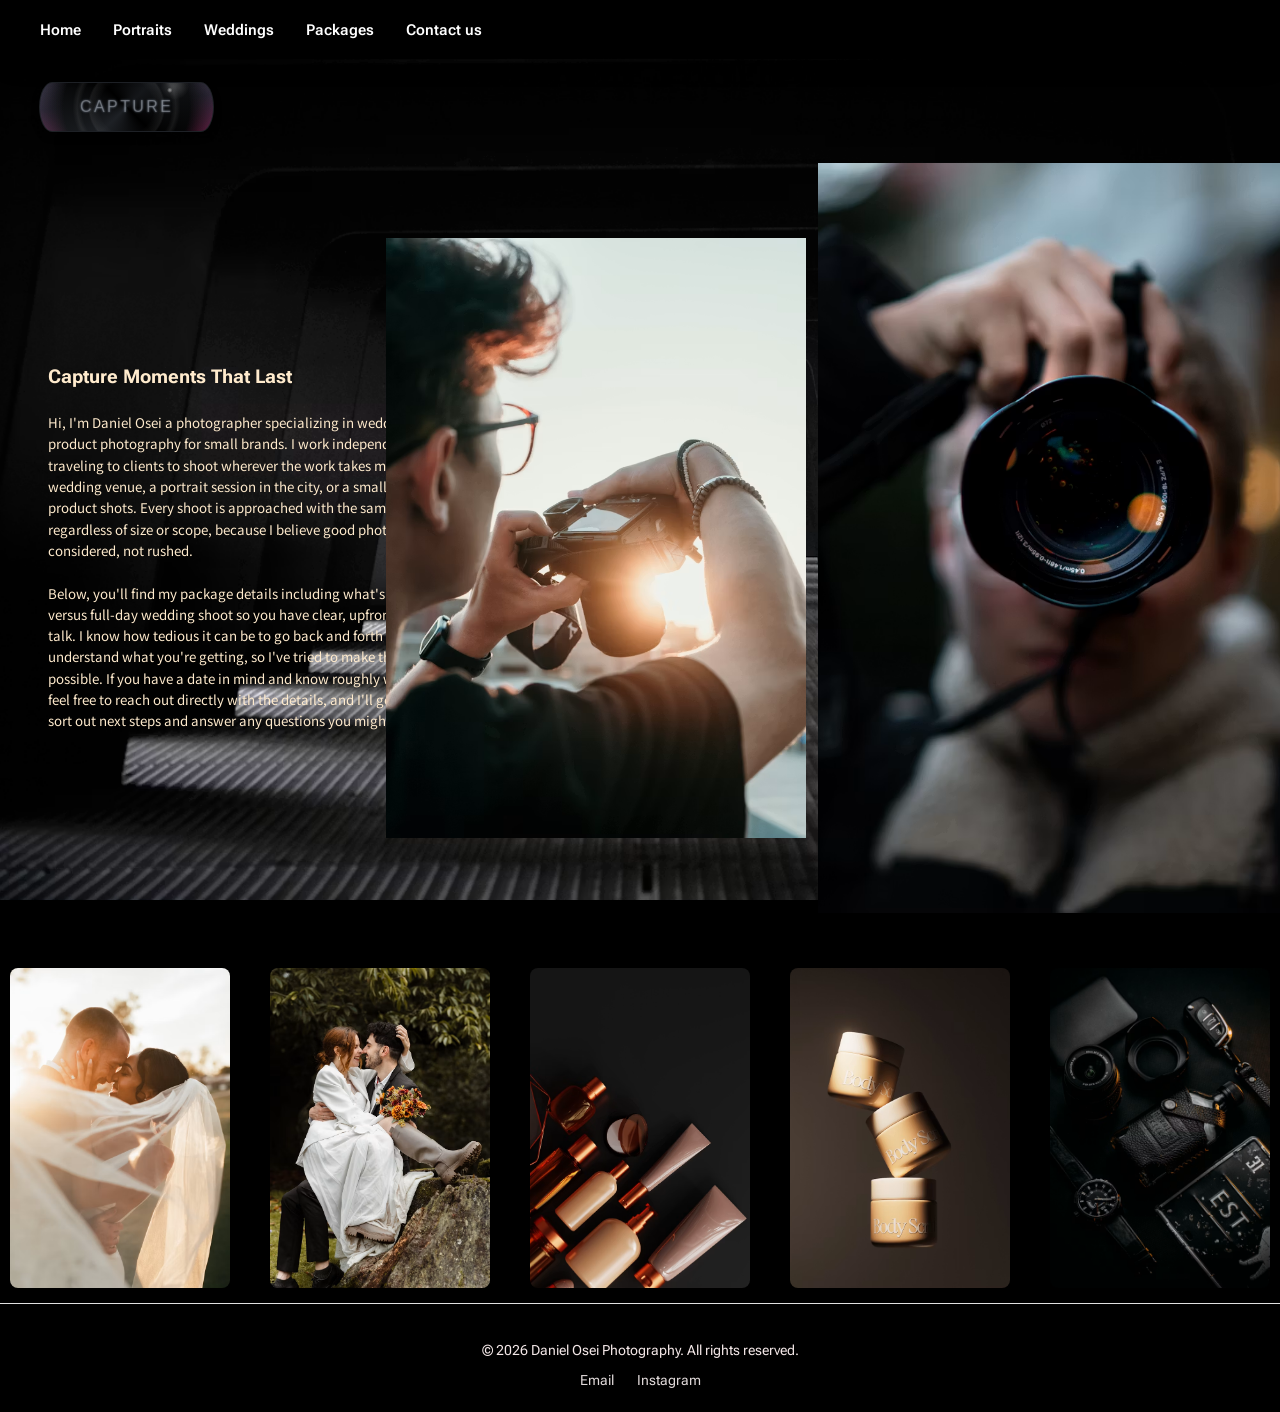
<file: index.html>
<!DOCTYPE html>
<html lang="en">

<head>
    <meta charset="UTF-8">
    <meta name="viewport" content="width=device-width, initial-scale=1.0">
    <title>Home</title>
    <link rel="stylesheet" href="css/style.css">
    <link rel="stylesheet" href="css/camera.css">

    <style>
        body {
            background-image: url('Assets/Images/photo-1622976479615-38700d470a1c.avif');
            background-size: cover;
            background-position: center;
            background-repeat: no-repeat;
            background-attachment: fixed;
            margin: 0;
            min-height: 100vh;
        }
    </style>

</head>

<body>

    <head>
    <link rel="icon" type="image/png" href="Assets\Icons\high-resolution-color-logo.png">
</head>
    <!-- made the nav bar section and added a camera ui -->

    <div class="navbar">
        <nav class="nav-links">
            <ul>
                <li><a href="index.html">Home</a></li>
                <li><a href="portraits.html">Portraits</a></li>
                <li><a href="weddings.html">Weddings</a></li>
                
                <li><a href="packages.html">Packages</a></li>
                <li><a href="contact.html">Contact us</a></li>
            </ul>
        </nav>
    </div>

    <div class="btn-wrapper">
        <input id="capture-toggle" class="btn-cbox" type="checkbox" />
        <label for="capture-toggle" class="btn">
            <span class="letter">C</span>
            <span class="letter">a</span>
            <span class="letter">p</span>
            <span class="letter">t</span>
            <span class="letter">u</span>
            <span class="letter">r</span>
            <span class="letter">e</span>
            <div class="shutter-wrapper">
                <span class="shutter s-1"></span>
                <span class="shutter s-2"></span>
                <span class="shutter s-3"></span>
                <span class="shutter s-4"></span>
                <span class="shutter s-5"></span>
                <span class="shutter s-6"></span>
            </div>
        </label>
        <div class="flash"></div>
        <video id="camera-preview" autoplay playsinline muted></video>

    </div>



    <script src="js/camera.js"></script>

    <section class="hero-layout">
        <div class="hero-copy">
            <h3>Capture Moments That Last</h3>
            <small class="para">Hi, I'm Daniel Osei a photographer specializing in weddings, portraits, and product
                photography for small brands. I work independently, without a studio, traveling to clients to shoot
                wherever the work takes me, whether that's a wedding venue, a portrait session in the city, or a small
                brand's workspace for product shots. Every shoot is approached with the same attention to detail,
                regardless of size or scope, because I believe good photography should feel considered, not rushed.
                <br><br>Below, you'll find my package details including what's included in a half-day versus full-day
                wedding shoot so you have clear, upfront pricing before we even talk. I know how tedious it can be to go
                back and forth over messages just to understand what you're getting, so I've tried to make that part as
                simple as possible. If you have a date in mind and know roughly what you're looking for, feel free to
                reach out directly with the details, and I'll get back to you promptly to sort out next steps and answer
                any questions you might have.</small>
        </div>

        <div class="hero-images">
            <div class="positio">
                <img src="Assets\Images\photo-1580419726228-ac322986c82b.avif" alt="photographer">
            </div>

            <div class="positioo">
                <img src="Assets\Images\photo-1565627683830-ce0828abd094.avif" alt="photographer">
            </div>
        </div>
    </section>

    <div class="marquee-container">
        <div class="marquee-track" aria-hidden="true">
            <span><img src="Assets\Images\pic1.avif" alt="Wedding pic 1"></span>
            <span><img src="Assets\Images\pic2.avif" alt="Wedding pic 1"></span>
            <span><img src="Assets\Images\pic3.avif" alt="Wedding pic 1"></span>
            <span><img src="Assets\Images\pic4.avif" alt="Wedding pic 1"></span>
            <span><img src="Assets\Images\pic5.avif" alt="Wedding pic 1"></span>
            <span><img src="Assets\Images\pic6.avif" alt="Wedding pic 1"></span>
            <span><img src="Assets\Images\pic7.avif" alt="Wedding pic 1"></span>
            <span><img src="Assets\Images\pic8.avif" alt="Wedding pic 1"></span>
            <span><img src="Assets\Images\pic9.avif" alt="Wedding pic 1"></span>
            <span><img src="Assets\Images\pic10.avif" alt="Wedding pic 1"></span>
            <span><img src="Assets\Images\pic11.avif" alt="Wedding pic 1"></span>
            <span><img src="Assets\Images\pic12.avif" alt="Wedding pic 1"></span>
            <span><img src="Assets\Images\pic13.avif" alt="Wedding pic 1"></span>
            <span><img src="Assets/Images/pic14.avif" alt="Wedding pic 1"></span>
            <span><img src="Assets\Images\pic15.avif" alt="Wedding pic 1"></span>
            <span><img src="Assets\Images\pic16.avif" alt="Wedding pic 1"></span>
            <span><img src="Assets\Images\pic17.avif" alt="Wedding pic 1"></span>
            <span><img src="Assets\Images\pic1.avif" alt="Wedding pic 1"></span>
            <span><img src="Assets\Images\pic2.avif" alt="Wedding pic 1"></span>
            <span><img src="Assets\Images\pic3.avif" alt="Wedding pic 1"></span>
            <span><img src="Assets\Images\pic4.avif" alt="Wedding pic 1"></span>
            <span><img src="Assets\Images\pic5.avif" alt="Wedding pic 1"></span>
            <span><img src="Assets\Images\pic6.avif" alt="Wedding pic 1"></span>
            <span><img src="Assets\Images\pic7.avif" alt="Wedding pic 1"></span>
            <span><img src="Assets\Images\pic8.avif" alt="Wedding pic 1"></span>
            <span><img src="Assets\Images\pic9.avif" alt="Wedding pic 1"></span>
            <span><img src="Assets\Images\pic10.avif" alt="Wedding pic 1"></span>
            <span><img src="Assets\Images\pic11.avif" alt="Wedding pic 1"></span>
            <span><img src="Assets\Images\pic12.avif" alt="Wedding pic 1"></span>
            <span><img src="Assets\Images\pic13.avif" alt="Wedding pic 1"></span>
            <span><img src="Assets/Images/pic14.avif" alt="Wedding pic 1"></span>
            <span><img src="Assets\Images\pic15.avif" alt="Wedding pic 1"></span>
            <span><img src="Assets\Images\pic16.avif" alt="Wedding pic 1"></span>
            <span><img src="Assets\Images\pic17.avif" alt="Wedding pic 1"></span>
        </div>
    </div>

    <footer class="site-footer">
        <p>&copy; 2026 Daniel Osei Photography. All rights reserved.</p>
        <div class="footer-links">
            <a href="mailto:you@example.com">Email</a>
            <a href="https://instagram.com/yourhandle" target="_blank">Instagram</a>
        </div>
    </footer>

</body>

</html>
</file>
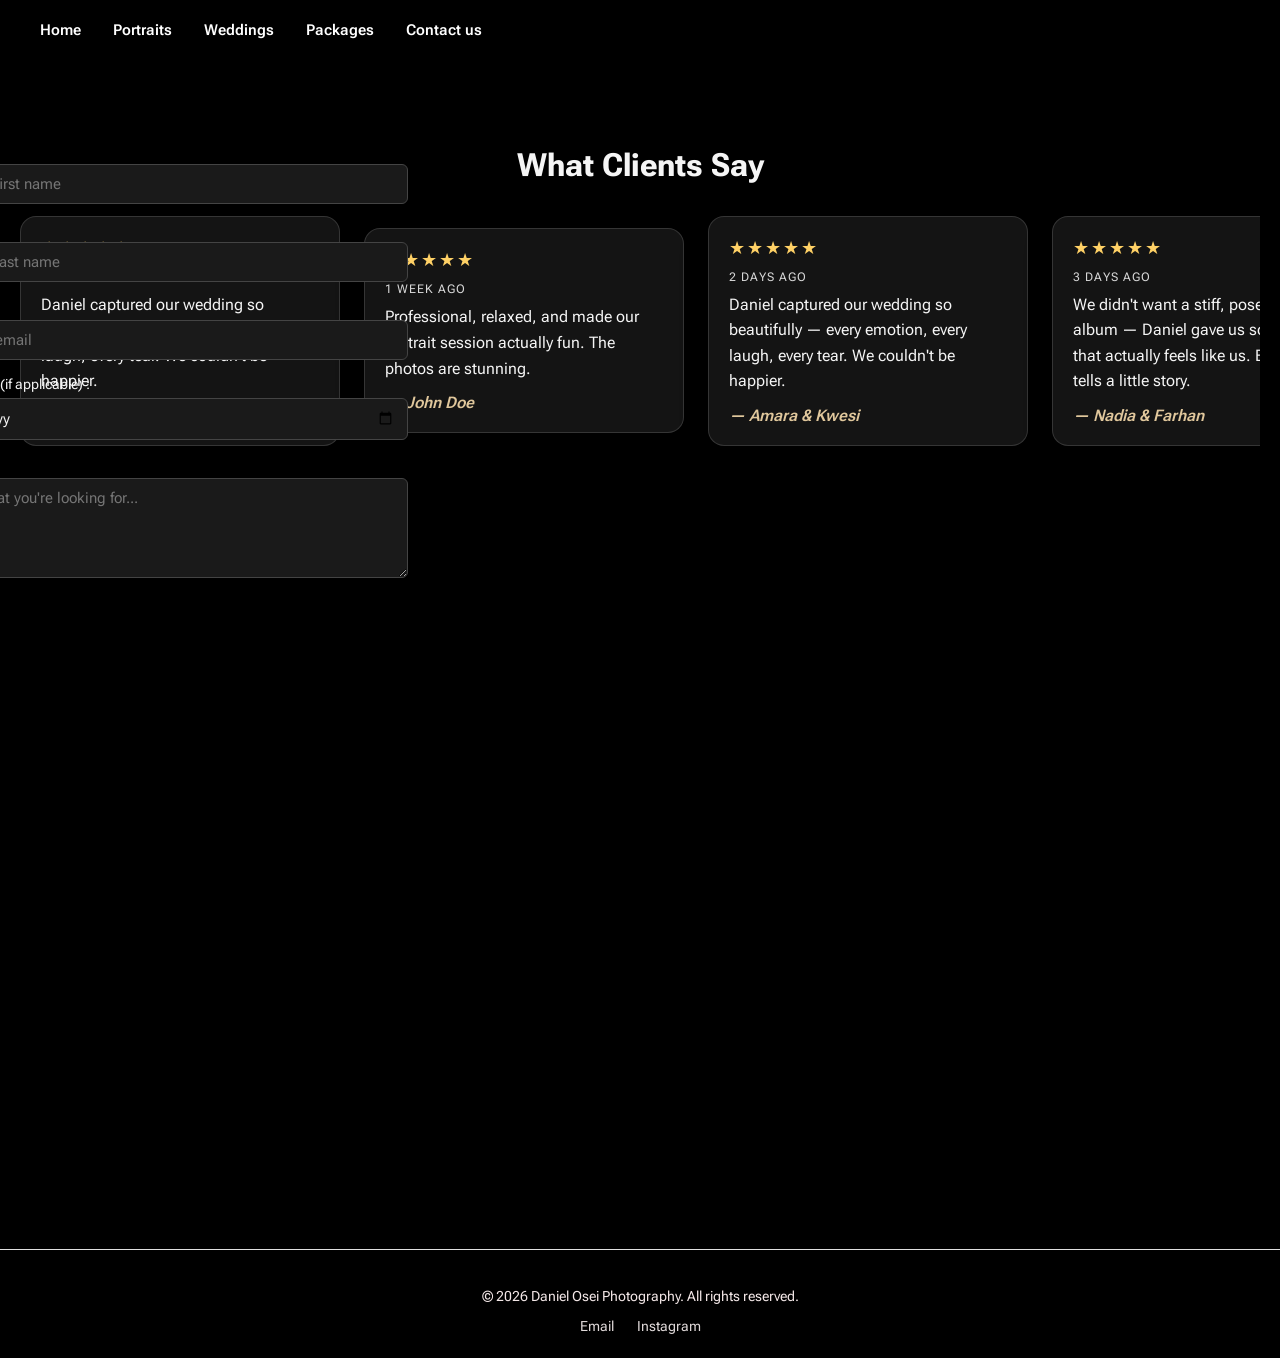
<file: contact.html>
<!DOCTYPE html>
<html lang="en">

<head>
    <meta charset="UTF-8">
    <meta name="viewport" content="width=device-width, initial-scale=1.0">
    <title>Contact us</title>
    <link rel="stylesheet" href="css/style.css">
    <link rel="stylesheet" href="css/contactUs.css">

</head>

<body>

    <!--<header class="site-header">
        <img src="Assets\Icons\high-resolution-color-logo.png" alt="DO Photography" class="logo">
    </header>-->

    <head>
        <link rel="icon" type="image/png" href="Assets\Icons\high-resolution-color-logo.png">
    </head>

    <div class="navbar">
        <nav class="nav-links">
            <ul>
                <li><a href="index.html">Home</a></li>
                <li><a href="portraits.html">Portraits</a></li>
                <li><a href="weddings.html">Weddings</a></li>
                
                <li><a href="packages.html">Packages</a></li>
                <li><a href="contact.html">Contact us</a></li>
            </ul>
        </nav>
    </div>

    <section class="testimonials">
        <h2>What Clients Say</h2>

        <div class="marquee">
            <div class="marquee-track">

                <!-- Card 1 -->
                <div class="card">
                    <div class="stars">★★★★★</div>
                    <div class="infos">
                        <p class="date-time">2 days ago</p>
                        <p class="description">Daniel captured our wedding so beautifully — every emotion, every laugh,
                            every tear. We couldn't be happier.</p>
                    </div>
                    <div class="author">— Amara & Kwesi</div>
                </div>

                <!-- Card 2 -->
                <div class="card">
                    <div class="stars">★★★★★</div>
                    <div class="infos">
                        <p class="date-time">1 week ago</p>
                        <p class="description">Professional, relaxed, and made our portrait session actually fun. The
                            photos are stunning.</p>
                    </div>
                    <div class="author">— John Doe</div>
                </div>

                <!-- Add more cards as needed -->

                <!-- Duplicate set for seamless loop -->
                <div class="card">
                    <div class="stars">★★★★★</div>
                    <div class="infos">
                        <p class="date-time">2 days ago</p>
                        <p class="description">Daniel captured our wedding so beautifully — every emotion, every laugh,
                            every tear. We couldn't be happier.</p>
                    </div>
                    <div class="author">— Amara & Kwesi</div>
                </div>

                <div class="card">
                    <div class="stars">★★★★★</div>
                    <div class="infos">
                        <p class="date-time">3 days ago</p>
                        <p class="description">We didn't want a stiff, posed wedding album — Daniel gave us something that actually feels like us. Every photo tells a little story.</p>
                    </div>
                    <div class="author">— Nadia & Farhan</div>
                </div>

                <div class="card">
                    <div class="stars">★★★★★</div>
                    <div class="infos">
                        <p class="date-time">Last week</p>
                        <p class="description">I hate having my photo taken, honestly. Daniel made it painless and the portraits came out better than I ever expected.</p>
                    </div>
                    <div class="author">— Priya Fernando </div>
                </div>


                <div class="card">
                    <div class="stars">★★★★★</div>
                    <div class="infos">
                        <p class="date-time">2 months ago</p>
                        <p class="description">Our small jewelry brand needed product photos that didn't look generic. Daniel nailed the brief on the first try.</p>
                    </div>
                    <div class="author">— Kavindi Jayasuriya</div>
                </div>


                <div class="card">
                    <div class="stars">★★★★★</div>
                    <div class="infos">
                        <p class="date-time">5 days ago</p>
                        <p class="description">From the ceremony to the after-party, nothing felt missed. Daniel has a great eye for candid, in-the-moment shots.</p>
                    </div>
                    <div class="author">— Chamath & Dilini</div>
                </div>

                <div class="card">
                    <div class="stars">★★★★★</div>
                    <div class="infos">
                        <p class="date-time">1 week ago</p>
                        <p class="description">Professional, relaxed, and made our portrait session actually fun. The
                            photos are stunning.</p>
                    </div>
                    <div class="author">— John Doe</div>
                </div>

            </div>
        </div>
    </section>

    <div class="vid">
        <video autoplay muted loop playsinline id="bg-video">
            <source src="Assets\Videos\killerokxxxx1_pindown.io_1783905414.mp4" type="video/mp4">
        </video>
    </div>

    <br>
    <br>

    <div class="formi">
        <form>
            <fieldset>
                <label>First Name :
                    <input type="text" name="firstName" required placeholder="Enter your first name">
                </label>

                <label>Last Name :
                    <input type="text" name="lastName" required placeholder="Enter your last name">
                </label>

                <label>Email :
                    <input type="email" name="email" required placeholder="Enter your email">
                </label>

                <label>Wedding Date (if applicable) :
                    <input type="date" name="eventDate">
                </label>

                <label>Message :
                    <textarea name="message" required placeholder="Tell me what you're looking for..."></textarea>
                </label>

                <button type="submit">Send</button>
            </fieldset>
        </form>
    </div>

    <footer class="site-footer">
        <p>&copy; 2026 Daniel Osei Photography. All rights reserved.</p>
        <div class="footer-links">
            <a href="mailto:you@example.com">Email</a>
            <a href="https://instagram.com/yourhandle" target="_blank">Instagram</a>
        </div>
    </footer>
</body>

</html>
</file>
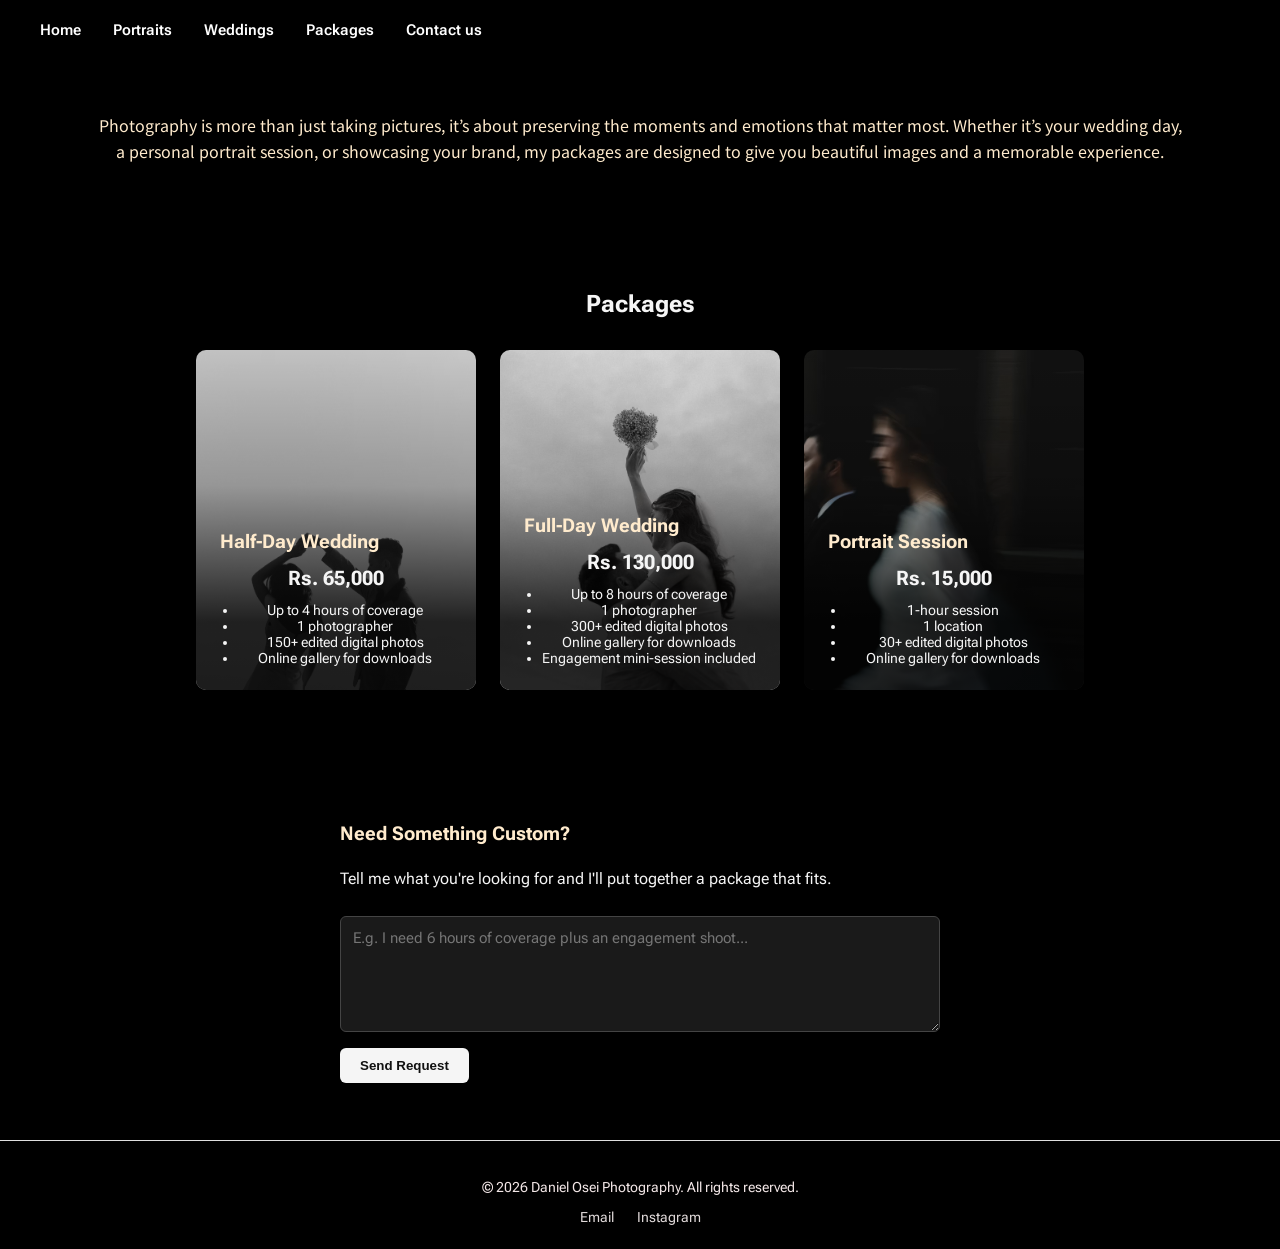
<file: packages.html>
<!DOCTYPE html>
<html lang="en">

<head>
    <meta charset="UTF-8">
    <meta name="viewport" content="width=device-width, initial-scale=1.0">
    <title>Packages/pricing</title>
    <link rel="stylesheet" href="css/style.css">
    <link rel="stylesheet" href="css/package.css">
</head>

<body>
    <video autoplay muted loop playsinline id="bg-video">
        <source src="Assets/Videos/From Klickpin.com- Need fresh inspiration Save these simple planner spread ideas everyone will ask you about with realistic ideas for busy days an.mp4" type="video/mp4">
    </video>

    <head>
        <link rel="icon" type="image/png" href="Assets\Icons\high-resolution-color-logo.png">
    </head>

    <div class="navbar">
        <nav class="nav-links">
            <ul>
                <li><a href="index.html">Home</a></li>
                <li><a href="portraits.html">Portraits</a></li>
                <li><a href="weddings.html">Weddings</a></li>
                <li><a href="packages.html">Packages</a></li>
                <li><a href="contact.html">Contact us</a></li>
            </ul>
        </nav>
    </div>

</body>
    <br>
    <br>
<p class="paragr">Photography is more than just taking pictures, it’s about preserving the moments and emotions that
    matter most.
    Whether it’s your wedding day,<br> a personal portrait session, or showcasing your brand, my packages are designed to
    give you beautiful images and a memorable experience.</p>

<div>
    <section class="packages">
        <h2>Packages</h2>

        <div class="package-list">

            <div class="package-card" style="background-image: url('Assets/Images/pkg1.avif');">
                <div class="card-overlay"></div>
                <div class="card-content">
                    <h3>Half-Day Wedding</h3>
                    <p class="price">Rs. 65,000</p>
                    <ul>
                        <li>Up to 4 hours of coverage</li>
                        <li>1 photographer</li>
                        <li>150+ edited digital photos</li>
                        <li>Online gallery for downloads</li>
                    </ul>
                </div>
            </div>

            <div class="package-card" style="background-image: url('Assets/Images/pkg2.avif');">
                <div class="card-overlay"></div>
                <div class="card-content">
                    <h3>Full-Day Wedding</h3>
                    <p class="price">Rs. 130,000</p>
                    <ul>
                        <li>Up to 8 hours of coverage</li>
                        <li>1 photographer</li>
                        <li>300+ edited digital photos</li>
                        <li>Online gallery for downloads</li>
                        <li>Engagement mini-session included</li>
                    </ul>
                </div>
            </div>

            <div class="package-card" style="background-image: url('Assets/Images/pkg3.avif');">
                <div class="card-overlay"></div>
                <div class="card-content">
                    <h3>Portrait Session</h3>
                    <p class="price">Rs. 15,000</p>
                    <ul>
                        <li>1-hour session</li>
                        <li>1 location</li>
                        <li>30+ edited digital photos</li>
                        <li>Online gallery for downloads</li>
                    </ul>
                </div>
            </div>

        </div>
    </section>
</div>
<center>
    <div class="custom-package">
        <h3>Need Something Custom?</h3>
        <p>Tell me what you're looking for and I'll put together a package that fits.</p>
        <textarea name="customRequest" rows="5"
            placeholder="E.g. I need 6 hours of coverage plus an engagement shoot..."></textarea>
        <button type="button">Send Request</button>
    </div>
</center>


<br>
<br>
    <br>


<footer class="site-footer">
    <p>&copy; 2026 Daniel Osei Photography. All rights reserved.</p>
    <div class="footer-links">
        <a href="mailto:you@example.com">Email</a>
        <a href="https://instagram.com/yourhandle" target="_blank">Instagram</a>
    </div>
</footer>

</html>
</file>
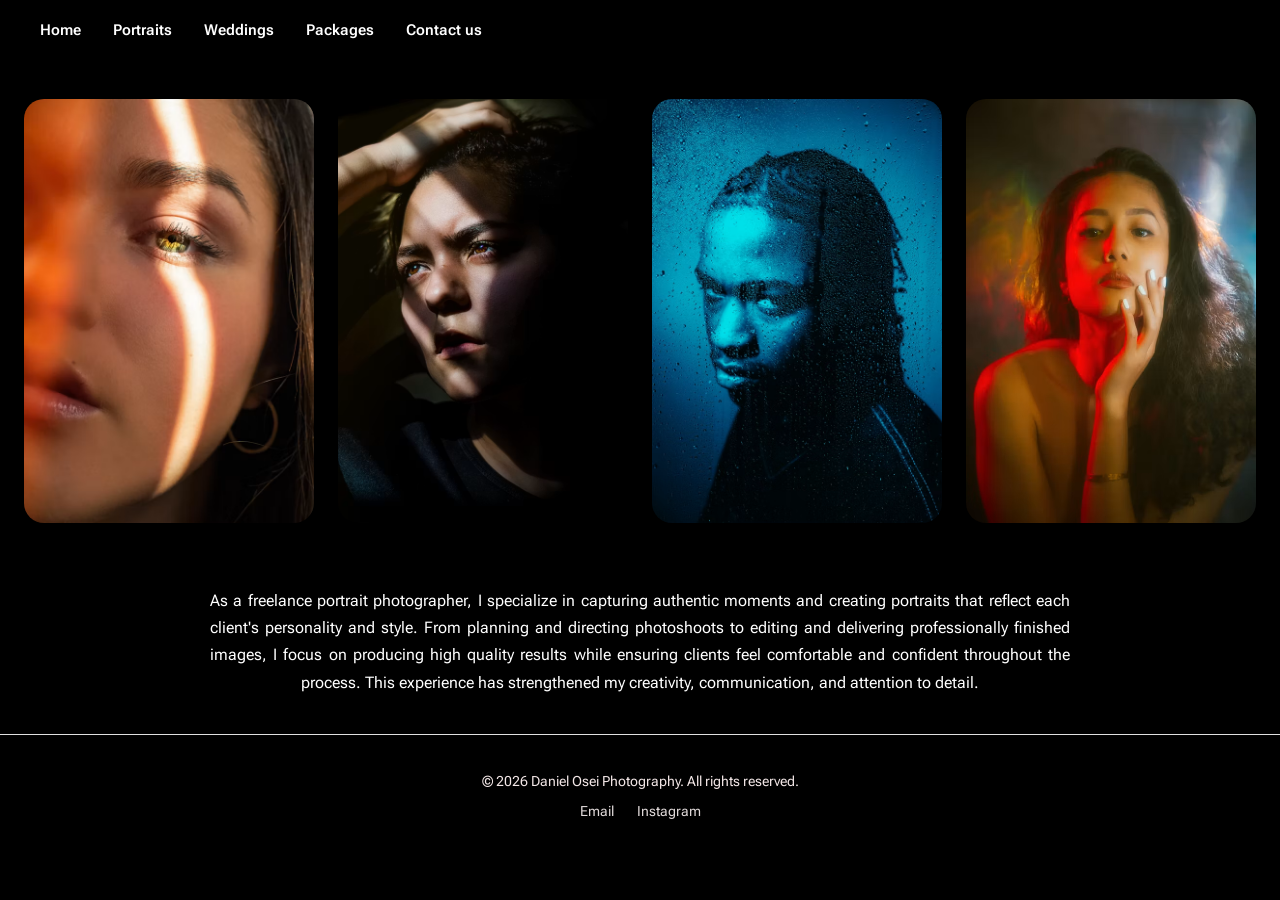
<file: portraits.html>
<!DOCTYPE html>
<html lang="en">

<head>
    <meta charset="UTF-8">
    <meta name="viewport" content="width=device-width, initial-scale=1.0">
    <title>Portraits</title>
    <link rel="stylesheet" href="css/style.css">
    <link rel="stylesheet" href="css/portrait.css">
    </head>

<body>

    <head>
        <link rel="icon" type="image/png" href="Assets\Icons\high-resolution-color-logo.png">
    </head>

    <div class="navbar">
        <nav class="nav-links">
            <ul>
                <li><a href="index.html">Home</a></li>
                <li><a href="portraits.html">Portraits</a></li>
                <li><a href="weddings.html">Weddings</a></li>
                <li><a href="packages.html">Packages</a></li>
                <li><a href="contact.html">Contact us</a></li>
            </ul>
        </nav>
    </div>
</body>

    <div class="portrait-gallery">
        <div>
            <img class="card yuri" src="Assets\Images\port-1.avif" alt="portrait-1">
        </div>

        <div>
            <img class="first yuri" src="Assets\Images\port-2.avif" alt="portrait-1">
        </div>

        <div>
            <img class="card yuri" src="Assets\Images\port-3.avif" alt="portrait-1">
        </div>

        <div>
            <img class="card yuri" src="Assets\Images\port-4.avif" alt="portrait-1">
        </div>
    </div>

            <p class="beat">As a freelance portrait photographer, I specialize in capturing authentic moments and creating portraits that reflect each client's personality and style. From planning and directing photoshoots to editing and delivering professionally finished images, I focus on producing high quality results while ensuring clients feel comfortable and confident throughout the process. This experience has strengthened my creativity, communication, and attention to detail.</p>


<br>
    <br>
            <footer class="site-footer">
    <p>&copy; 2026 Daniel Osei Photography. All rights reserved.</p>
    <div class="footer-links">
        <a href="mailto:you@example.com">Email</a>
        <a href="https://instagram.com/yourhandle" target="_blank">Instagram</a>
    </div>
</footer>
</html>
</file>
<file: css/style.css>
@import url('https://fonts.googleapis.com/css2?family=Noto+Sans+JP:wght@100..900&display=swap');
@import url('https://fonts.googleapis.com/css2?family=Noto+Sans+JP:wght@100..900&family=Outfit:wght@100..900&display=swap');
@import url('https://fonts.googleapis.com/css2?family=Roboto+Flex:opsz,wght,XOPQ,XTRA,YOPQ,YTDE,YTFI,YTLC,YTUC@8..144,100..1000,96,468,79,-203,738,514,712&display=swap');

@import url('https://fonts.googleapis.com/css2?family=Noto+Sans+KR:wght@100..900&family=Roboto+Flex:opsz,wght,XOPQ,XTRA,YOPQ,YTDE,YTFI,YTLC,YTUC@8..144,100..1000,96,468,79,-203,738,514,712&family=Space+Mono:ital,wght@0,400;0,700;1,400;1,700&display=swap');


.logo {
    height: 50px; /* adjust to fit your design */
    width: auto;
}

* {
    box-sizing: border-box;
}

body {
    margin: 0;
    background-color: rgb(0, 0, 0);
    font-family: "Roboto Flex", sans-serif;
    overflow-x: hidden;
}

.navbar {
    color: beige;
    padding: 20px 40px;
    border-radius: 20px;
    display: flex;
    position: sticky;
    top: 0;
    z-index: 1000;
    justify-content: space-between;
    align-items: center;
    box-shadow: 0 6px 20px rgba(0, 0, 0, 0.35);
    animation: anime 0.5s ease forwards;
    background: rgba(0, 0, 0, 0.85);
    backdrop-filter: blur(6px);
}

.nav-links {
    margin: 0;
    padding: 0;
}

.nav-links ul {
    display: flex;
    gap: 32px;
    list-style: none;
    margin: 0;
    padding: 0;
}

.nav-links a {
    text-decoration: none;
    color: white;
    font-size: 15px;
    font-weight: 600;
    display: inline-block;
    transition: font-size 0.3s ease, color 0.3s ease;
}

.nav-links a:hover {
    font-size: 18px;
    color: rgb(84, 84, 84);
}

.hero-layout {
    display: flex;
    align-items: center;
    justify-content: space-between;
    gap: 50px;
    padding: 2rem 3rem 1.5rem;
}

.hero-copy {
    flex: 1;
    max-width: 500px;
}

.hero-images {
    position: relative;
    flex-shrink: 0;
    width:35%;
    height: auto;
}

/* This is for the 1st image */
.positio {
    position: relative;
    left: auto;
    top: auto;
    display: block;
    margin: 0;
}

.positio img {
    transition: transform 0.4s ease, box-shadow 0.3s ease;
}

.positio img:hover {
    transform: scale(1.05);
    box-shadow: 0 0 25px rgba(230, 230, 230, 0.6);
}



.positioo img {
    transition: transform 0.4s ease, box-shadow 0.3s ease;
}

.positioo img:hover {
    transform: scale(1.05);
    box-shadow: 0 0 25px rgba(244, 241, 241, 0.6);
}


.positio img {
    display: block;
    width: 500px;
    height: auto;
}

/* this is for the 2nd image*/
.positioo {
    position: absolute;
    left: -27rem;
    top: 50%;
    transform: translateY(-50%);
    display: block;
    margin: 0;
    z-index: 2;
}

.positioo img {
    display: block;
    width: 420px;
    height: 600px;
}

h3 {
    color: blanchedalmond;
    font-family: "Roboto Flex", sans-serif;
    text-align: left;
    margin: 2;
    line-height: 1.6;
}

.para {
    color: blanchedalmond;
    font-family: "Noto Sans JP", sans-serif;
    text-align: left;
    margin: 0;
    line-height: 1.6;
}

.gallery-header {
    display: flex;
    align-items: baseline;
    justify-content: space-between;
    margin-bottom: 1rem;
    font-size: 12px;
    letter-spacing: 0.04em;
    color: #9a9184;
}

.stage {
    position: relative;
    height: 300px;
    perspective: 1000px;
    cursor: grab;
}

/* Trynna keep it contained properly on mobile*/
@media (max-width: 768px) {
    .container {
        flex-direction: column;
        width: 100%;
        padding: 1rem;
    }
}

html {
    scroll-behavior: smooth;
}


/* Container hides the text that overflows the viewport */
.marquee-container {
    display: flex;
    overflow: hidden;
    user-select: none;
    color: #fff;
    padding: 15px 0;
    font-family: sans-serif;
    font-weight: bold;
    margin-top: 1rem;
}

/* Track holds the text elements in a single horizontal row */
.marquee-track {
    display: flex;
    flex-shrink: 0;
    min-width: 100%;
    justify-content: space-around;
    gap: 20px;
    align-items: center;

    /* Infinitely loops the keyframe over 15 seconds */
    animation: scroll-left 69s linear infinite;
}

/* Individual items spacing inside the marquee track */
.marquee-track span {
    white-space: nowrap;
    padding: 0 10px;
    display: flex;
    align-items: center;
}

.marquee-track img {
    width: 220px;
    height: 320px;
    object-fit: cover;
    border-radius: 8px;
}

/* The math behind the loop: sliding exactly one full wrapper length left */
@keyframes scroll-left {
    from {
        transform: translateX(0%);
    }

    to {
        transform: translateX(-100%);
    }
}

/* Optional: Pauses the marquee movement when hovered over */
.marquee-container:hover .marquee-track {
    animation-play-state: paused;
}

.site-footer {
    text-align: center;
    padding: 24px 16px;
    border-top: 1px solid #e0e0e0;
    background-color:black;
    font-size: 14px;
    color: hsl(0, 33%, 93%);
}

.footer-links {
    margin-top: 8px;
}

.footer-links a {
    color: #e1dada;
    text-decoration: none;
    margin: 0 10px;
}

.footer-links a:hover {
    text-decoration: underline;
}
</file>
<file: css/camera.css>
#camera-preview {
    display: none;
    width: min(240px, 100%);
    max-width: 240px;
    aspect-ratio: 4 / 3;
    margin-top: 14px;
    border-radius: 16px;
    object-fit: cover;
    background: #000;
    box-shadow: 0 10px 30px rgba(0, 0, 0, 0.3);
}

#camera-preview.is-active {
    display: block;
}

.btn-wrapper {
    position: relative;
    display: flex;
    justify-content: space-between;
    align-items: flex-start;
    flex-direction: column;
    user-select: none;
    filter: drop-shadow(0 4px 4px #0005);
    margin: 24px 0 0 40px;
    width: fit-content;
}

.btn-wrapper .message {
    position: absolute;
    bottom: 20px;
    font-family: "Inter", sans-serif;
    font-weight: 200;
    font-size: 12px;
    letter-spacing: 0.05em;
    color: #fff4;
    filter: drop-shadow(0 -6px 8px #fff);
    margin-top: 0rem;

    .warning {
        color: #fe06;
    }
}

.btn {
    --color-1: 200, 220, 250;
    --color-bg: 20, 0, 30;
    --color-fg: 230, 230, 230;

    --border-radius: 100px / 200px;
    --pad: 1px;

    cursor: pointer;

    font-size: 16px;
    font-family: "Inter", sans-serif;
    font-weight: 400;
    letter-spacing: 0.15em;
    color: rgba(var(--color-fg), 0.265);
    text-shadow: 0 0 2px rgba(var(--color-1), 0.5);
    text-transform: uppercase;

    position: relative;
    padding: 15px 40px;
    background: radial-gradient(circle at center, #0000 30%, #fff1 41%, #0000 43%),
        radial-gradient(circle at center, #0000 50%, #fff1 55%, #0000 60%),
        radial-gradient(circle at 75% 15%, #fff6 0.5%, #0000 2%),
        radial-gradient(circle at 78% 5%, #fff3 1%, #0000 10%),
        conic-gradient(from 135deg at 50% 50%,
            #0000,
            rgba(var(--color-1), 0.15),
            #0000,
            rgba(var(--color-1), 0.1),
            #0000),
        radial-gradient(circle at center, #000 70%, #fff1),
        conic-gradient(from 85deg at 50% 40%,
            #0000,
            rgba(255, 0, 100, 1),
            #0000,
            rgba(var(--color-1), 0.5),
            #0000),
        rgba(var(--color-bg), 0.5);
    border: none;
    border-radius: var(--border-radius);
    cursor: pointer;
    overflow: clip;
    overflow-clip-margin: var(--pad);
    margin: 0;

    transition:
        color 0.3s ease,
        border-radius 0.3s ease;

    display: inline-flex;
}

.btn::before {
    content: "";
    position: absolute;
    inset: calc(-1 * var(--pad));
    background: rgba(var(--color-1), 0.15);
    border-radius: calc(var(--border-radius) + var(--pad));
    z-index: -1;
}

.btn::after {
    content: "";
    position: absolute;

    width: 200%;
    height: 50%;
    top: 25%;
    left: -50%;

    background: rgba(255, 255, 255, 0.5) linear-gradient(to left, rgba(var(--color-1), 1), #fff9);
    border-radius: calc(var(--border-radius) + var(--pad));
    z-index: -1;
    filter: blur(4px) drop-shadow(0 -20px 20px rgba(var(--color-1), 0.75)) drop-shadow(0 -10px 0 rgba(var(--color-1), 0.75));
    animation: rotate 3s linear infinite;
    opacity: 0;
    transition: opacity 0.3s ease;
}

.btn .letter {
    display: inline-block;
    position: relative;
    animation: letter-glow 1.7s ease infinite;
}

.btn .letter:nth-child(1) {
    animation-delay: 0.3s;
}

.btn .letter:nth-child(2) {
    animation-delay: 0.2s;
}

.btn .letter:nth-child(3) {
    animation-delay: 0.1s;
}

.btn .letter:nth-child(4) {
    animation-delay: 0s;
}

.btn .letter:nth-child(5) {
    animation-delay: 0.1s;
}

.btn .letter:nth-child(6) {
    animation-delay: 0.2s;
}

.btn .letter:nth-child(7) {
    animation-delay: 0.3s;
}

@keyframes letter-glow {
    50% {
        color: rgba(var(--color-fg), 1);
        background-position-y: 20px;
    }
}

.btn-cbox {
    position: absolute;
    inset: 0;
    opacity: 0;
    pointer-events: none;
}

.flash {
    position: absolute;
    inset: 0;
    border-radius: 30px / 100px;
    background: rgb(255, 255, 255);
    z-index: 2;
    opacity: 0;
    transition: opacity 0.3s ease;
    pointer-events: none;
}

.btn .shutter-wrapper {
    --angle: 120deg;

    position: absolute;
    inset: 0;
    display: flex;
    justify-content: center;
    align-items: center;
    z-index: 1;
    opacity: 0;
    transition:
        transform 0.3s ease,
        opacity 0.3s ease;
    transform: rotate(var(--angle));
}

.btn .shutter-wrapper .shutter {
    position: absolute;
    width: 100%;
    aspect-ratio: 1;
    align-self: center;
    left: 50%;
    background: url([data-uri]),
        linear-gradient(to top, #000, 0%, #000, 50%, #666660);

    background-position:
        0px 0px,
        0 0;

    mask-image: radial-gradient(circle at -50% -20%, transparent 66%, white 66.3%),
        radial-gradient(circle at -50% 50%, transparent 90%, white 91%);
    mask-composite: subtract;
    mask-position:
        0px 0px,
        0px 100%;
    mask-size: 100% 100%;

    transition:
        mask-position 0.2s ease,
        mask-size 0.2s ease,
        transform 0.3s ease,
        opacity 0.3s ease;

    pointer-events: none;
    transform-origin: center left;
}

.btn .shutter.s-1 {
    z-index: 1;
    transform: rotate(0deg);
}

.btn .shutter.s-2 {
    z-index: 2;
    transform: rotate(60deg);
}

.btn .shutter.s-3 {
    z-index: 3;
    transform: rotate(120deg);
}

.btn .shutter.s-4 {
    z-index: 4;
    transform: rotate(180deg);
}

.btn .shutter.s-5 {
    z-index: 5;
    transform: rotate(240deg);
}

.btn .shutter.s-6 {
    z-index: 6;
    transform: rotate(300deg);
}

.btn:hover {
    .shutter-wrapper {
        opacity: 0.9;
        transform: rotate(calc(var(--angle) - 5deg));
    }

    .shutter {
        mask-position:
            -25px 0%,
            0% 100%;
    }
}

.btn-cbox:checked+.btn+.flash {
    opacity: 1;
    animation: flash 0.5s ease-out forwards;
    animation-delay: -0.15s;
}

.btn:active {
    .shutter-wrapper {
        opacity: 1;
        transform: rotate(calc(var(--angle) - 25deg));
    }

    .shutter {
        mask-position:
            -109px 0%,
            0% 100%;
        mask-size: 120% 100%;
    }
}

@keyframes flash {
    0% {
        opacity: 0;
    }

    20% {
        opacity: 0.7;
        filter: blur(40px);
    }

    40% {
        opacity: 0.5;
        filter: blur(20px);
    }

    80% {
        opacity: 1;
        filter: blur(80px);
    }

    100% {
        opacity: 0;
    }
}

/* Hover Effects */
.btn:hover {
    --border-radius: 100px / 1000px;
    color: rgba(var(--color-fg), 1);
    text-shadow: 0 0 2px rgba(var(--color-fg), 1);

    &::after {
        opacity: 1;
    }

    .bracket {
        filter: blur(1px);
    }

    .bracket.left {
        opacity: 1;
        transform: scale(0.75) translate(12px, 12px);
        border-width: 1px;
        border-radius: 2px;
    }

    .bracket.right {
        opacity: 1;
        transform: scale(0.75) translate(-12px, -10px);
        border-width: 1px;
        border-radius: 2px;
    }
}

@keyframes flash {
    0% {
        opacity: 0;
    }

    50% {
        opacity: 1;
        filter: blur(40px);
    }

    100% {
        opacity: 0;
    }
}

@keyframes rotate {
    0% {
        transform: rotate(0deg);
    }

    100% {
        transform: rotate(-360deg);
    }
}
</file>
<file: css/contactUs.css>
.formi form {
    display: flex;
    flex-direction: column;
    position: relative;
    left: -480px;
    top: -620px;
    gap: 16px;
    max-width: 500px;
    margin: 0 auto;
}

.formi fieldset {
    border: none;
    padding: 0;
    display: flex;
    flex-direction: column;
    gap: 16px;
}

.formi label {
    display: flex;
    flex-direction: column;
    color: #f5f5f5;
    font-size: 14px;
    gap: 6px;
}

.formi input,
.formi textarea {
    padding: 10px 12px;
    background-color: #1a1a1a;
    border: 1px solid #444;
    border-radius: 6px;
    color: #f5f5f5;
    font-family: inherit;
    font-size: 15px;
}

.formi input:focus,
.formi textarea:focus {
    outline: none;
    border-color: #f5f5f5;
}

.formi textarea {
    min-height: 100px;
    resize: vertical;
}

.formi button {
    padding: 10px 20px;
    background-color: #f5f5f5;
    color: #111;
    border: none;
    border-radius: 6px;
    cursor: pointer;
    font-weight: bold;
    align-self: flex-start;
}



/* for the review marquee tags*/
.testimonials {
    padding: 60px 20px 40px;
    color: #f5f5f5;
}

.testimonials h2 {
    text-align: center;
    margin-bottom: 24px;
    font-size: 32px;
}

.marquee {
    overflow: hidden;
    width: 100%;
    position: relative;
}

.marquee-track {
    display: flex;
    gap: 24px;
    width: max-content;
    padding: 8px 0;
    animation: scroll 25s linear infinite;
}

.card {
    min-width: 280px;
    max-width: 320px;
    padding: 20px;
    border-radius: 16px;
    background: rgba(255, 255, 255, 0.08);
    border: 1px solid rgba(255, 255, 255, 0.14);
    box-shadow: 0 12px 30px rgba(0, 0, 0, 0.2);
    backdrop-filter: blur(8px);
    display: flex;
    flex-direction: column;
    gap: 12px;
}

.stars {
    color: #ffd166;
    letter-spacing: 2px;
    font-size: 18px;
}

.infos {
    flex: 1;
}

.date-time {
    margin: 0 0 8px;
    font-size: 12px;
    color: #d7d7d7;
    text-transform: uppercase;
    letter-spacing: 0.08em;
}

.description {
    margin: 0;
    line-height: 1.6;
    color: #f5f5f5;
}

.author {
    font-style: italic;
    color: #e0c79c;
    font-weight: 600;
}

.marquee:hover .marquee-track {
    animation-play-state: paused;
}

@keyframes scroll {
    from {
        transform: translateX(0);
    }

    to {
        transform: translateX(-50%);
    }
}


.vid {
    display: flex;
    justify-content: flex-end;
    margin: 20px 0 0 auto;
    width: 100%;
    max-width: 420px;
    position:relative;
    right:350px;
}

.vid video {
    width: 100%;
    height: auto;
    border-radius: 16px;
    object-fit: cover;
    box-shadow: 0 10px 30px rgba(0, 0, 0, 0.25);
}
</file>
<file: css/package.css>
body {
    position: relative;
    margin: 0;
    min-height: 100vh;
    background: #000;
    color: #f5f5f5;
}

#bg-video {
    position: fixed;
    inset: 0;
    width: 100%;
    height: 100%;
    object-fit: cover;
    z-index: -1;
    opacity: 0.8;
    pointer-events: none;
}

.navbar,
.paragr,
.packages,
.custom-package,
.site-footer {
    position: relative;
    z-index: 1;
}

.packages {
    padding: 90px 50px;
    text-align: center;
    color: #f5f5f5;
}

.package-table {
    width: 100%;
    max-width: 800px;
    margin: 32px auto 0;
    border-collapse: collapse;
    text-align: left;
    color: #f5f5f5;
}

.package-table th,
.package-table td {
    padding: 14px 16px;
    border-bottom: 1px solid #444;
}

.package-table th {
    font-weight: bold;
    border-bottom: 2px solid #f5f5f5;
}

.package-table tr:hover {
    background-color: #1a1a1a;
}

.paragr {
    color: blanchedalmond;
    font-family: "Noto Sans JP", sans-serif;
    text-align: center;
    margin-left: 5;
    line-height: 1.6;
}

.custom-package {
    max-width: 600px;
    margin: 40px auto 0;
    text-align: left;
    color: #f5f5f5;
}

.custom-package textarea {
    width: 100%;
    padding: 12px;
    margin-top: 12px;
    border: 1px solid #444;
    border-radius: 6px;
    background-color: #1a1a1a;
    color: #f5f5f5;
    font-family: inherit;
    font-size: 15px;
    resize: vertical;
}

.custom-package textarea:focus {
    outline: none;
    border-color: #f5f5f5;
}

.custom-package button {
    margin-top: 12px;
    padding: 10px 20px;
    background-color: #f5f5f5;
    color: #111;
    border: none;
    border-radius: 6px;
    cursor: pointer;
    font-weight: bold;
}

.custom-package button:sold {
    opacity: 0.85;
}


.package-list {
    display: flex;
    flex-wrap: wrap;
    justify-content: center;
    gap: 24px;
    margin-top: 32px;
}

.package-card {
    position: relative;
    width: 280px;
    min-height: 340px;
    border-radius: 10px;
    overflow: hidden;
    background-size: cover;
    background-position: center;
    transition: transform 0.3s ease, box-shadow 0.3s ease;
}

.package-card:hover {
    transform: translateY(-8px);
    box-shadow: 0 12px 30px rgba(255, 255, 255, 0.1);
}

.card-overlay {
    position: absolute;
    inset: 0;
    background: linear-gradient(to top, rgba(0, 0, 0, 0.85) 20%, rgba(0, 0, 0, 0.3) 60%, rgba(0, 0, 0, 0.1));
    transition: background 0.3s ease;
}

.package-card:hover .card-overlay {
    background: linear-gradient(to top, rgba(0, 0, 0, 0.9) 30%, rgba(0, 0, 0, 0.5) 70%, rgba(0, 0, 0, 0.2));
}

.card-content {
    position: relative;
    z-index: 2;
    padding: 24px;
    color: #f5f5f5;
    height: 100%;
    display: flex;
    flex-direction: column;
    justify-content: flex-end;
}

.card-content h3 {
    margin: 0 0 4px;
}

.card-content .price {
    font-size: 20px;
    font-weight: bold;
    margin: 4px 0 12px;
}

.card-content ul {
    padding-left: 18px;
    margin: 0;
    font-size: 14px;
}
</file>
<file: css/portrait.css>
/* From Uiverse.io by Tiagoadag */

.portrait-gallery {
    display: flex;
    flex-wrap: wrap;
    justify-content: center;
    gap: 24px;
    padding: 40px 20px;
}

.portrait-gallery > div {
    display: flex;
}

/* first card */
.card {
    width: 290px;
    height: 424px;
    background-image: linear-gradient(163deg, #e911af 0%, #76119e 100%);
    border-radius: 20px;
    transition: all .3s;
    position: static;
    left: auto;
    margin: 0;
}

.card2 {
    width: 290px;
    height: 424px;
    background-color: #1a1a1a;
    border-radius: 2px;
    transition: all .2s;
}

.yuri2:hover {
    transform: scale(0.98);
    border-radius: 20px;
}

.yuri:hover {
    box-shadow: 0px 0px 30px 1px rgba(202, 43, 200, 0.3);
}

/* second card */
.first {
    width: 290px;
    height: 424px;
    background-image: linear-gradient(163deg, #e911af 0%, #76119e 100%);
    border-radius: 20px;
    transition: all .3s;
    position: static;
    top: auto;
    left: auto;
    margin: 0;
}

.first3 {
    width: 290px;
    height: 424px;
    background-color: #1a1a1a;
    border-radius: 2px;
    transition: all .2s;
    position: static;
    top: auto;
    left: auto;
}

.beat {
    color: white;
    text-align: justify;
    text-align-last: center;
    margin: 24px auto 0;
    max-width: 900px;
    line-height: 1.7;
    padding: 0 20px;
}
</file>
